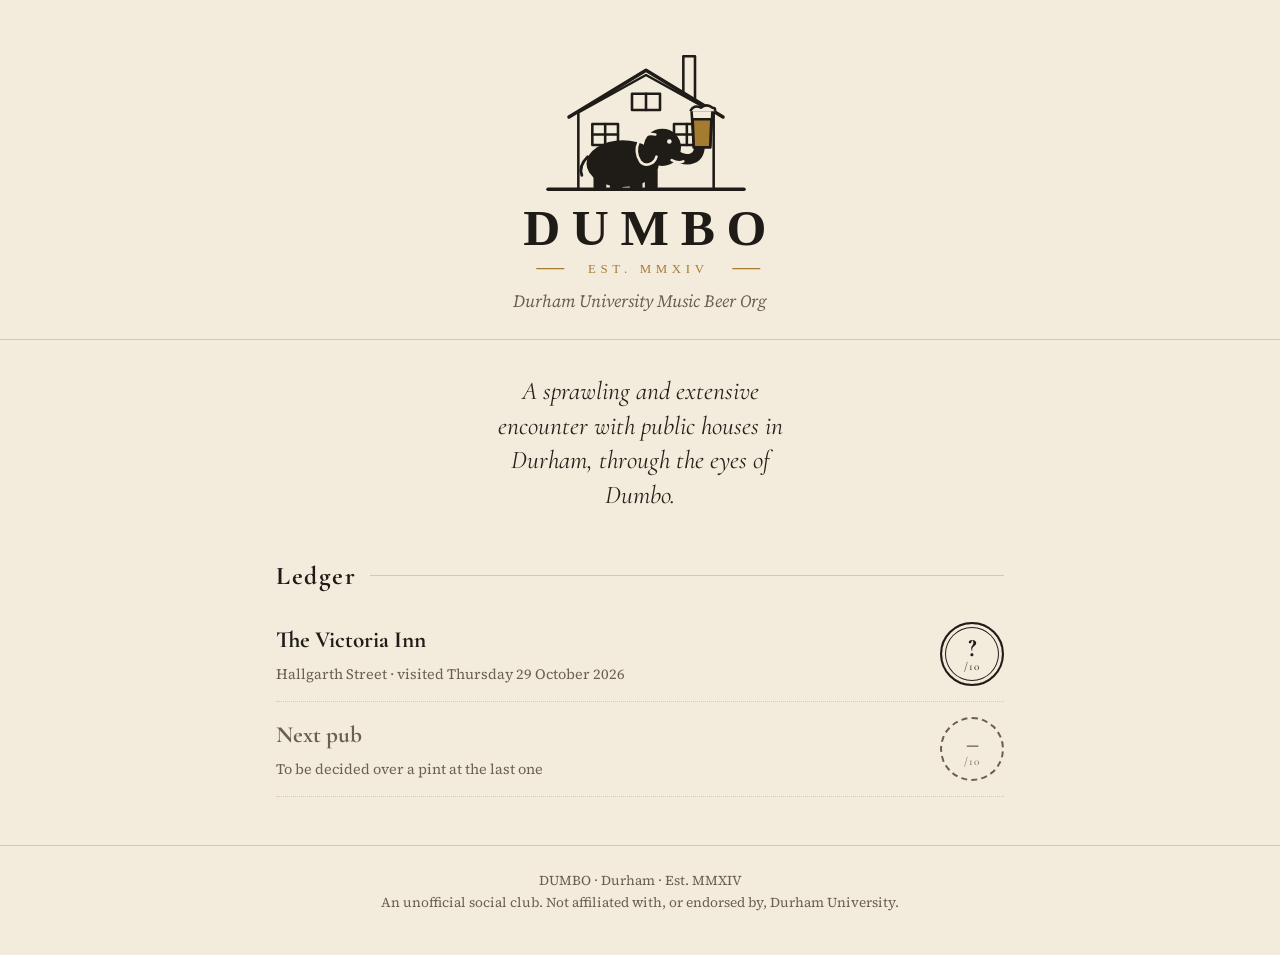
<file: index.html>
<!doctype html>
<html lang="en-GB">
<head>
<meta charset="utf-8">
<meta name="viewport" content="width=device-width, initial-scale=1">
<title>DUMBO</title>
<meta name="description" content="Durham University Music Beer Org: a field guide to the pubs of Durham.">
<link rel="icon" href="logo.svg" type="image/svg+xml">
<link rel="stylesheet" href="style.css">
</head>
<body>

<header class="masthead">
  <div class="wrap">
    <h1 style="margin:0"><img class="logo" src="logo.svg" alt="DUMBO"></h1>
    <p class="tag">Durham University Music Beer Org</p>
  </div>
</header>

<main class="wrap">
  <section class="intro">
    <p>A sprawling and extensive encounter with public houses in Durham, through the eyes of Dumbo.</p>
  </section>

  <h2 class="section">Ledger</h2>
  <ul class="pub-list">
    <li>
      <a href="victoria-inn.html">
        <span class="name">The Victoria Inn</span>
        <span class="meta">Hallgarth Street · visited Thursday 29 October 2026</span>
        <span class="score"><span class="medal"><b>?</b><small>/10</small></span></span>
      </a>
    </li>
    <li class="upcoming">
      <a href="#" aria-disabled="true">
        <span class="name">Next pub</span>
        <span class="meta">To be decided over a pint at the last one</span>
        <span class="score"><span class="medal pending"><b>–</b><small>/10</small></span></span>
      </a>
    </li>
  </ul>
</main>

<footer class="site">
  <div class="wrap">DUMBO · Durham · Est. MMXIV<br>An unofficial social club. Not affiliated with, or endorsed by, Durham University.</div>
</footer>

</body>
</html>
</file>
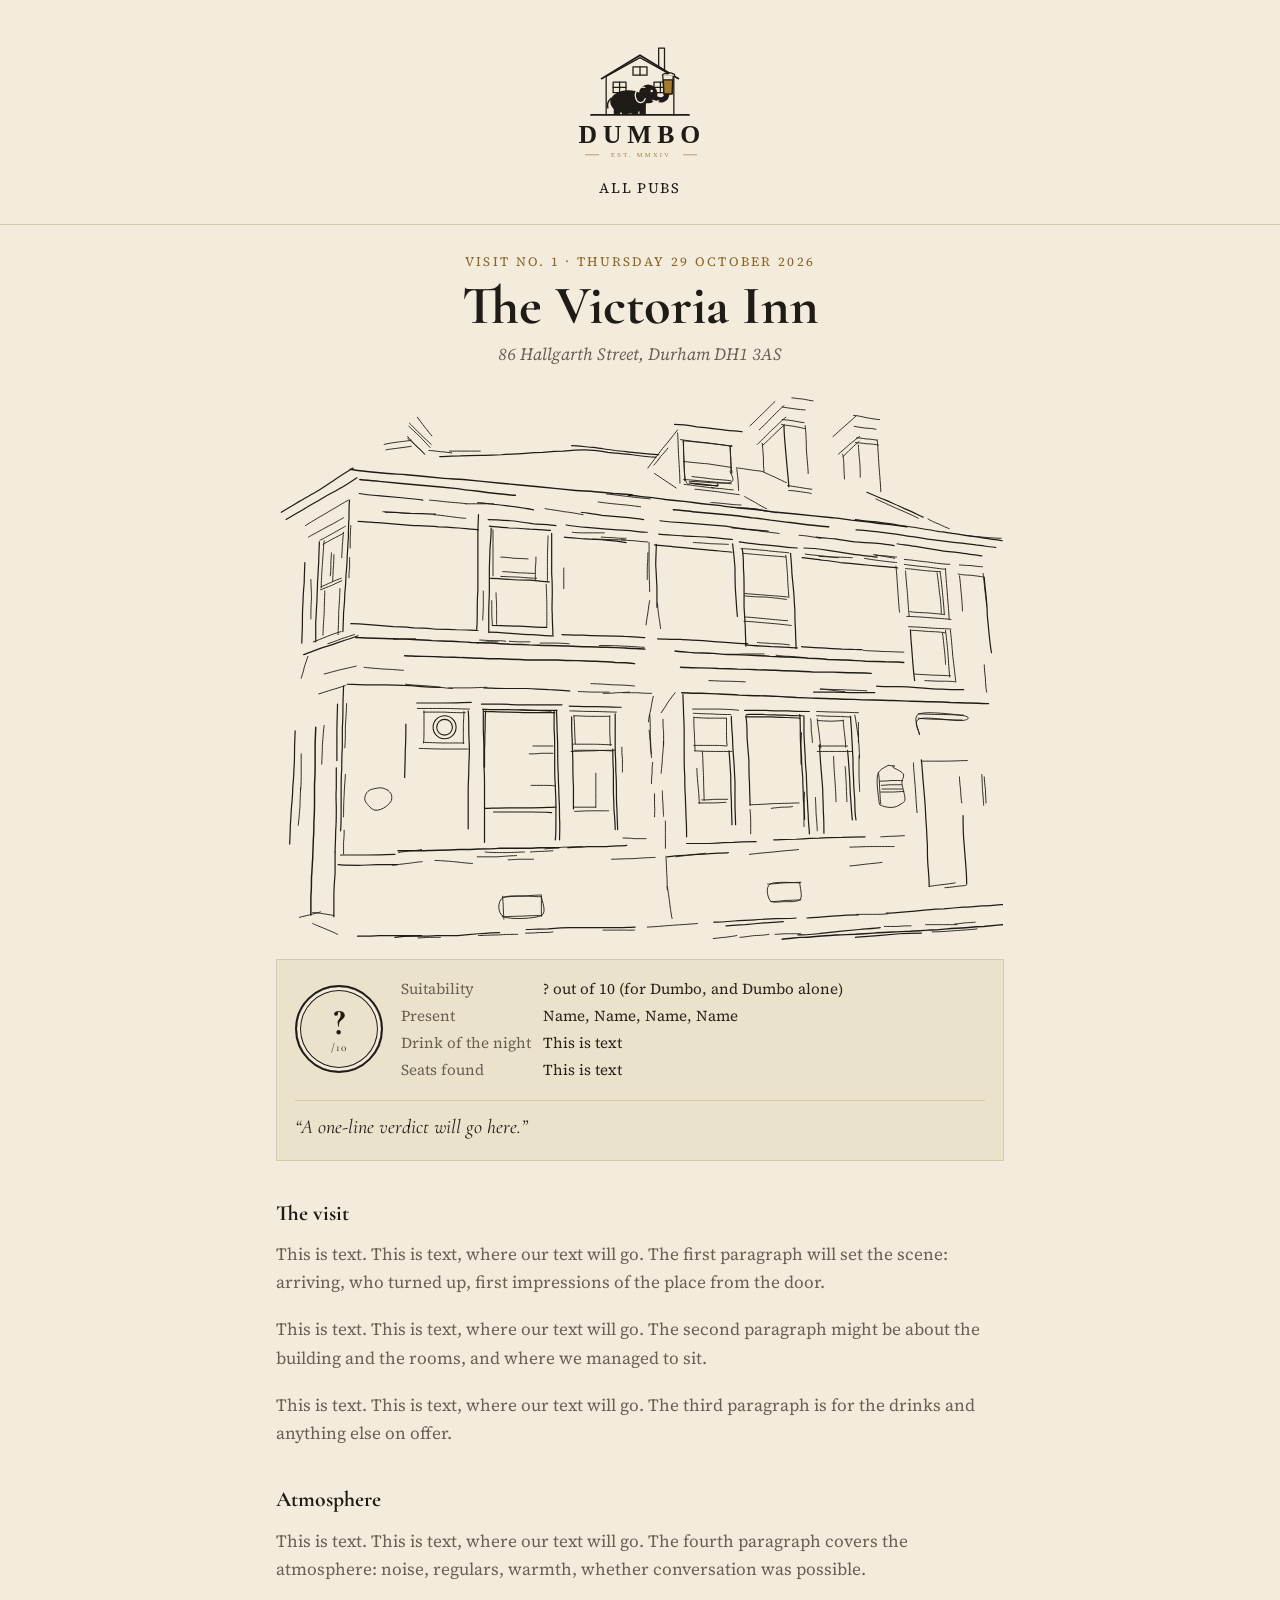
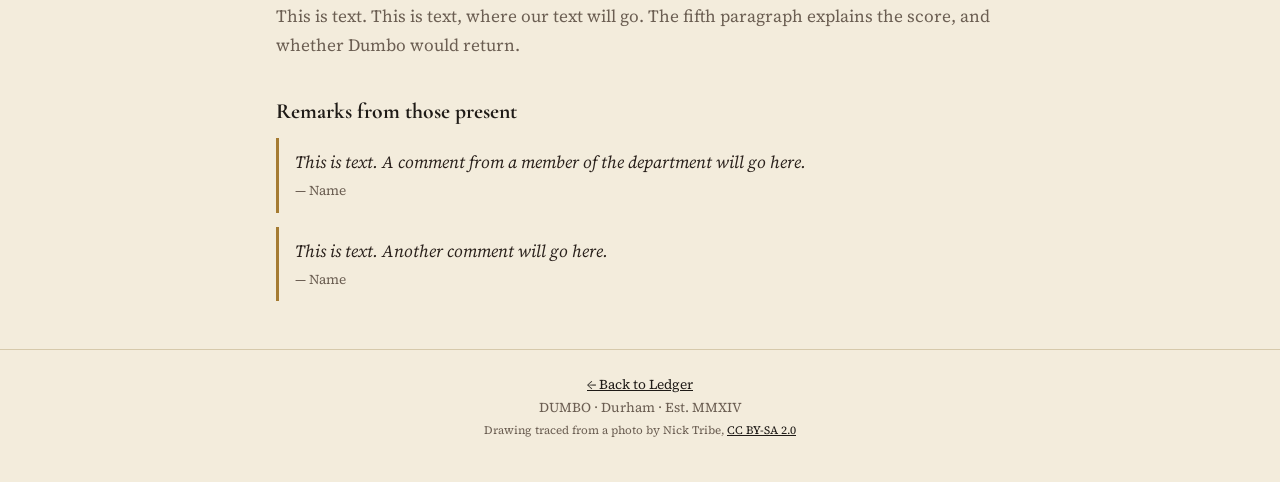
<file: victoria-inn.html>
<!doctype html>
<html lang="en-GB">
<head>
<meta charset="utf-8">
<meta name="viewport" content="width=device-width, initial-scale=1">
<title>The Victoria Inn · DUMBO</title>
<meta name="description" content="DUMBO's visit to the Victoria Inn, Hallgarth Street, Durham.">
<link rel="icon" href="logo.svg" type="image/svg+xml">
<link rel="stylesheet" href="style.css">
</head>
<body>

<header class="masthead">
  <div class="wrap">
    <a href="index.html"><img class="logo small" src="logo.svg" alt="DUMBO home"></a>
    <nav><a href="index.html">All pubs</a></nav>
  </div>
</header>

<main class="wrap">
  <div class="review-head">
    <div class="kicker">Visit No. 1 · Thursday 29 October 2026</div>
    <h1>The Victoria Inn</h1>
    <p class="addr">86 Hallgarth Street, Durham DH1 3AS</p>
  </div>

  <figure class="photo drawing">
    <img src="victoria-inn.svg" alt="Line drawing of the Victoria Inn, Hallgarth Street">
  </figure>

  <section class="ledger" aria-label="Summary">
    <span class="medal" title="Suitability for Dumbo"><b>?</b><small>/10</small></span>
    <dl>
      <dt>Suitability</dt><dd>? out of 10 (for Dumbo, and Dumbo alone)</dd>
      <dt>Present</dt><dd>Name, Name, Name, Name</dd>
      <dt>Drink of the night</dt><dd>This is text</dd>
      <dt>Seats found</dt><dd>This is text</dd>
    </dl>
    <p class="verdict">“A one-line verdict will go here.”</p>
  </section>

  <article class="body-text">
    <h3>The visit</h3>
    <p class="placeholder">This is text. This is text, where our text will go. The first paragraph will set the scene: arriving, who turned up, first impressions of the place from the door.</p>
    <p class="placeholder">This is text. This is text, where our text will go. The second paragraph might be about the building and the rooms, and where we managed to sit.</p>
    <p class="placeholder">This is text. This is text, where our text will go. The third paragraph is for the drinks and anything else on offer.</p>

    <h3>Atmosphere</h3>
    <p class="placeholder">This is text. This is text, where our text will go. The fourth paragraph covers the atmosphere: noise, regulars, warmth, whether conversation was possible.</p>
    <p class="placeholder">This is text. This is text, where our text will go. The fifth paragraph explains the score, and whether Dumbo would return.</p>
  </article>

  <section class="remarks">
    <h3>Remarks from those present</h3>
    <blockquote>
      <p>This is text. A comment from a member of the department will go here.</p>
      <footer>Name</footer>
    </blockquote>
    <blockquote>
      <p>This is text. Another comment will go here.</p>
      <footer>Name</footer>
    </blockquote>
  </section>
</main>

<footer class="site">
  <div class="wrap"><a href="index.html">← Back to Ledger</a><br>DUMBO · Durham · Est. MMXIV<br><small>Drawing traced from a photo by Nick Tribe, <a href="https://creativecommons.org/licenses/by-sa/2.0/">CC BY-SA 2.0</a></small></div>
</footer>

</body>
</html>
</file>
<file: style.css>
@import url('https://fonts.googleapis.com/css2?family=Cormorant+Garamond:ital,wght@0,500;0,700;1,500&family=Source+Serif+4:ital,opsz,wght@0,8..60,400;0,8..60,600;1,8..60,400&display=swap');

:root {
  --paper: #f3ecdc;
  --paper-2: #ebe2cc;
  --ink: #2a211c;
  --muted: #6b5e52;
  --oxblood: #1f1b17;
  --brass: #a57b32;
  --rule: #d6c9ab;
  --display: 'Cormorant Garamond', Georgia, serif;
  --body: 'Source Serif 4', Georgia, serif;
}

* { box-sizing: border-box; }
html { -webkit-text-size-adjust: 100%; }
body {
  margin: 0;
  background: var(--paper);
  color: var(--ink);
  font-family: var(--body);
  font-size: 1.075rem;
  line-height: 1.65;
}
a { color: var(--oxblood); }
img { max-width: 100%; display: block; }

.wrap { max-width: 760px; margin: 0 auto; padding: 0 16px; }

/* ---------- masthead ---------- */
.masthead { text-align: center; padding: 40px 0 24px; border-bottom: 1px solid var(--rule); }
.masthead .logo { width: 280px; height: auto; margin: 0 auto; color: var(--oxblood); }
.masthead .logo.small { width: 140px; }
.masthead h1 {
  font-family: var(--display); font-weight: 700; color: var(--oxblood);
  letter-spacing: .28em; font-size: 2.6rem; margin: 14px 0 0; padding-left: .28em;
}
.masthead .tag { font-style: italic; color: var(--muted); margin: 2px 0 0; }
.masthead nav { margin-top: 14px; font-size: .9rem; letter-spacing: .12em; text-transform: uppercase; }
.masthead nav a { text-decoration: none; margin: 0 10px; }

/* ---------- home ---------- */
.intro { padding: 28px 0 8px; }
.intro p {
  font-family: var(--display); font-style: italic; font-size: 1.6rem; line-height: 1.35;
  text-align: center; color: var(--ink); margin: 6px auto 0; max-width: 30ch;
}
h2.section {
  font-family: var(--display); font-weight: 700; color: var(--oxblood);
  font-size: 1.6rem; letter-spacing: .06em; margin: 34px 0 10px;
  display: flex; align-items: center; gap: 14px;
}
h2.section::after { content: ""; flex: 1; height: 1px; background: var(--rule); }

.pub-list { list-style: none; padding: 0; margin: 0; }
.pub-list li { border-bottom: 1px dotted var(--rule); }
.pub-list a {
  display: grid; grid-template-columns: 1fr auto; gap: 4px 16px;
  padding: 14px 0; text-decoration: none; color: inherit;
}
.pub-list .name { font-family: var(--display); font-size: 1.45rem; font-weight: 700; color: var(--oxblood); }
.pub-list .meta { grid-column: 1; font-size: .9rem; color: var(--muted); }
.pub-list .score { grid-row: 1 / span 2; grid-column: 2; align-self: center; text-align: right; }
.pub-list .upcoming .name { color: var(--muted); }

/* the score medallion */
.medal {
  display: inline-flex; flex-direction: column; align-items: center; justify-content: center;
  width: 64px; height: 64px; border-radius: 50%;
  border: 2px solid var(--oxblood); box-shadow: inset 0 0 0 3px var(--paper), inset 0 0 0 4px var(--oxblood);
  color: var(--oxblood); font-family: var(--display); line-height: 1;
}
.medal b { font-size: 1.6rem; }
.medal small { font-size: .7rem; letter-spacing: .1em; }
.medal.pending { border-style: dashed; box-shadow: none; color: var(--muted); border-color: var(--muted); }

/* ---------- review page ---------- */
.review-head { padding: 26px 0 10px; text-align: center; }
.review-head .kicker { text-transform: uppercase; letter-spacing: .18em; font-size: .8rem; color: #8a6524; }
.review-head h1 {
  font-family: var(--display); font-size: clamp(2.2rem, 7vw, 3.4rem); line-height: 1.05;
  color: var(--oxblood); margin: 6px 0 4px;
}
.review-head .addr { color: var(--muted); font-style: italic; margin: 0; }

figure.photo { margin: 18px 0 6px; }
figure.photo img { width: 100%; aspect-ratio: 3 / 2; object-fit: cover; border: 1px solid var(--rule); filter: sepia(.12); }
figure.drawing img { aspect-ratio: auto; object-fit: contain; border: 0; filter: none; }
figure.photo figcaption { font-size: .78rem; color: var(--muted); margin-top: 6px; }

.ledger {
  display: grid; grid-template-columns: auto 1fr; gap: 18px; align-items: center;
  background: var(--paper-2); border: 1px solid var(--rule); padding: 16px 18px; margin: 18px 0;
}
.ledger .medal { width: 88px; height: 88px; }
.ledger .medal b { font-size: 2.3rem; }
.ledger dl { margin: 0; display: grid; grid-template-columns: auto 1fr; gap: 2px 12px; font-size: .95rem; }
.ledger dt { color: var(--muted); }
.ledger dd { margin: 0; }
.ledger .verdict { grid-column: 1 / -1; font-family: var(--display); font-style: italic; font-size: 1.25rem; color: var(--oxblood); margin: 0; border-top: 1px solid var(--rule); padding-top: 10px; }

.body-text p { margin: 0 0 1.1em; }
.body-text h3, .remarks h3 {
  font-family: var(--display); font-size: 1.35rem; color: var(--oxblood); margin: 1.6em 0 .4em;
}

.remarks blockquote {
  margin: 0 0 14px; padding: 10px 0 10px 16px; border-left: 3px solid var(--brass);
}
.remarks blockquote p { margin: 0; font-style: italic; }
.remarks blockquote footer { font-size: .85rem; color: var(--muted); margin-top: 4px; }
.remarks blockquote footer::before { content: "— "; }

.placeholder { color: var(--muted); }

footer.site {
  margin-top: 48px; padding: 24px 0 40px; border-top: 1px solid var(--rule);
  text-align: center; font-size: .85rem; color: var(--muted);
}

@media (max-width: 520px) {
  .masthead .logo { width: 240px; }
  .masthead h1 { font-size: 2rem; }
  .ledger { grid-template-columns: 1fr; justify-items: center; text-align: left; }
}
</file>
